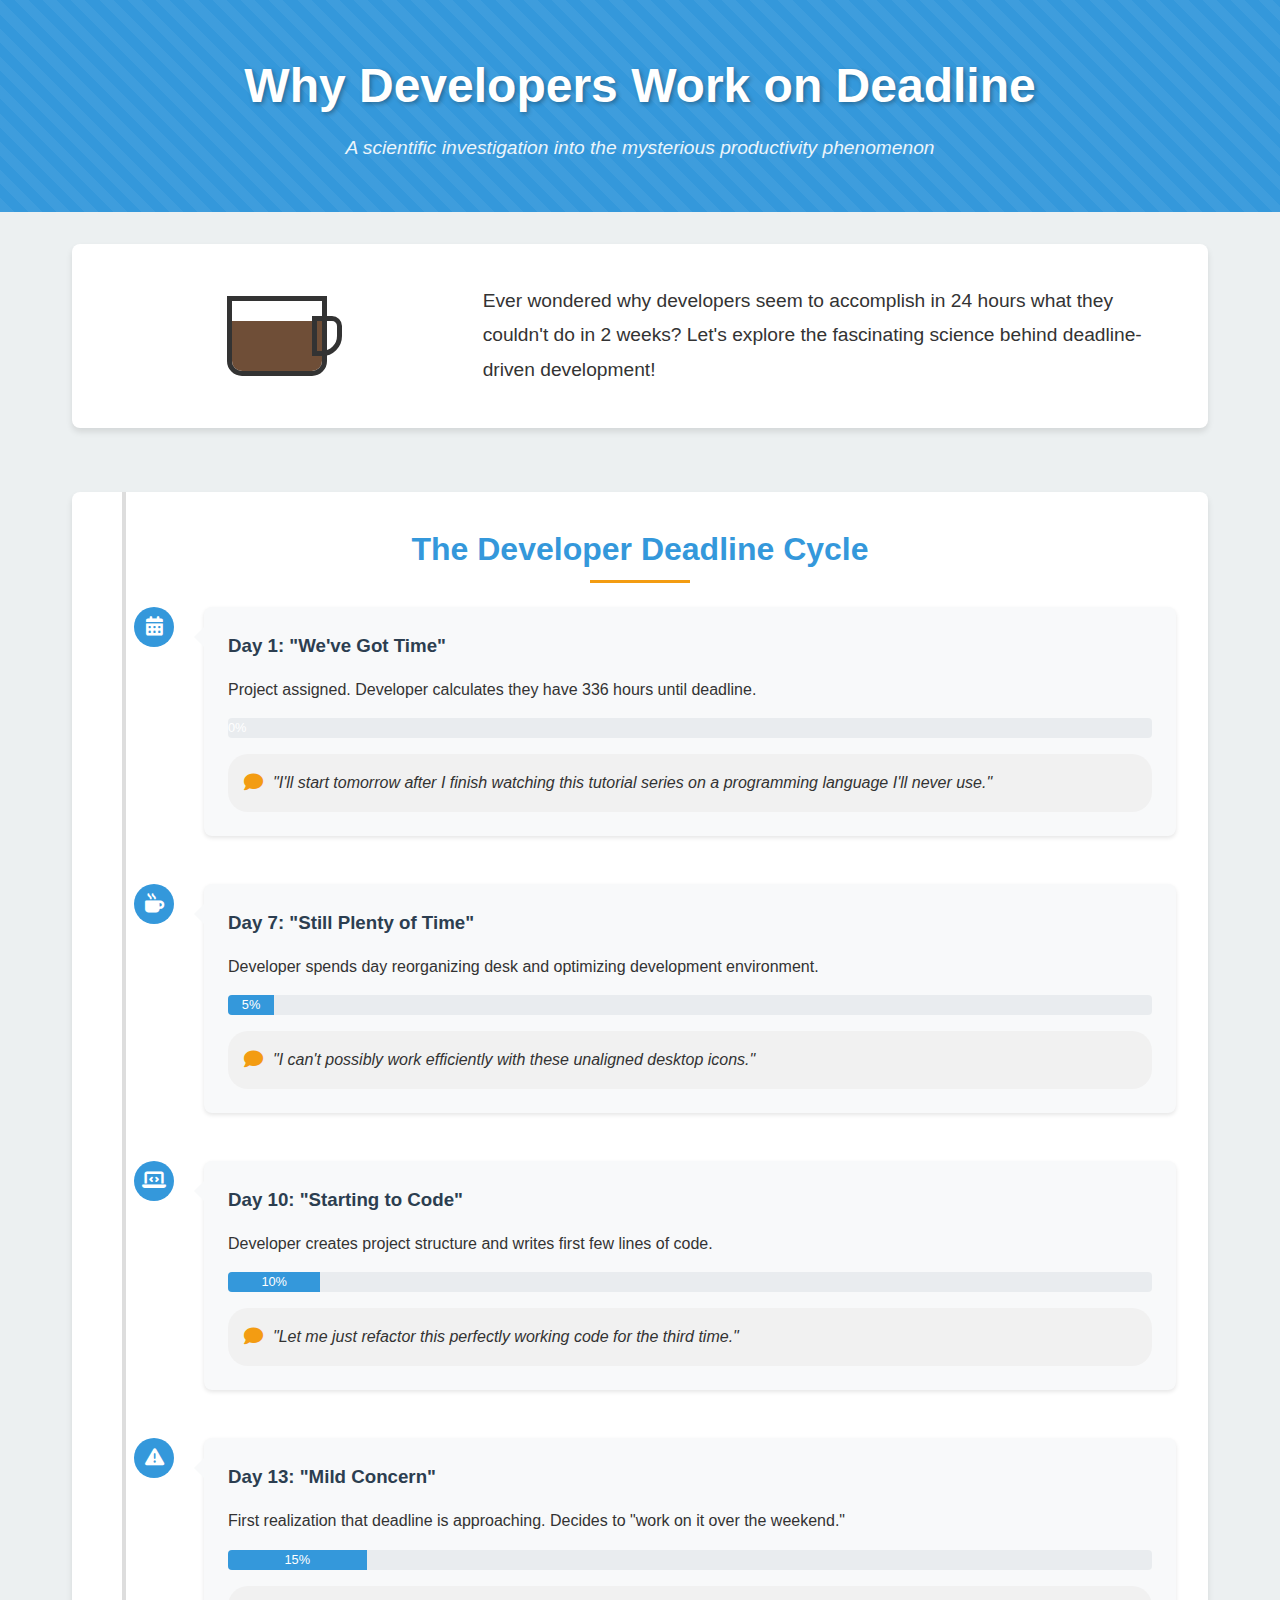
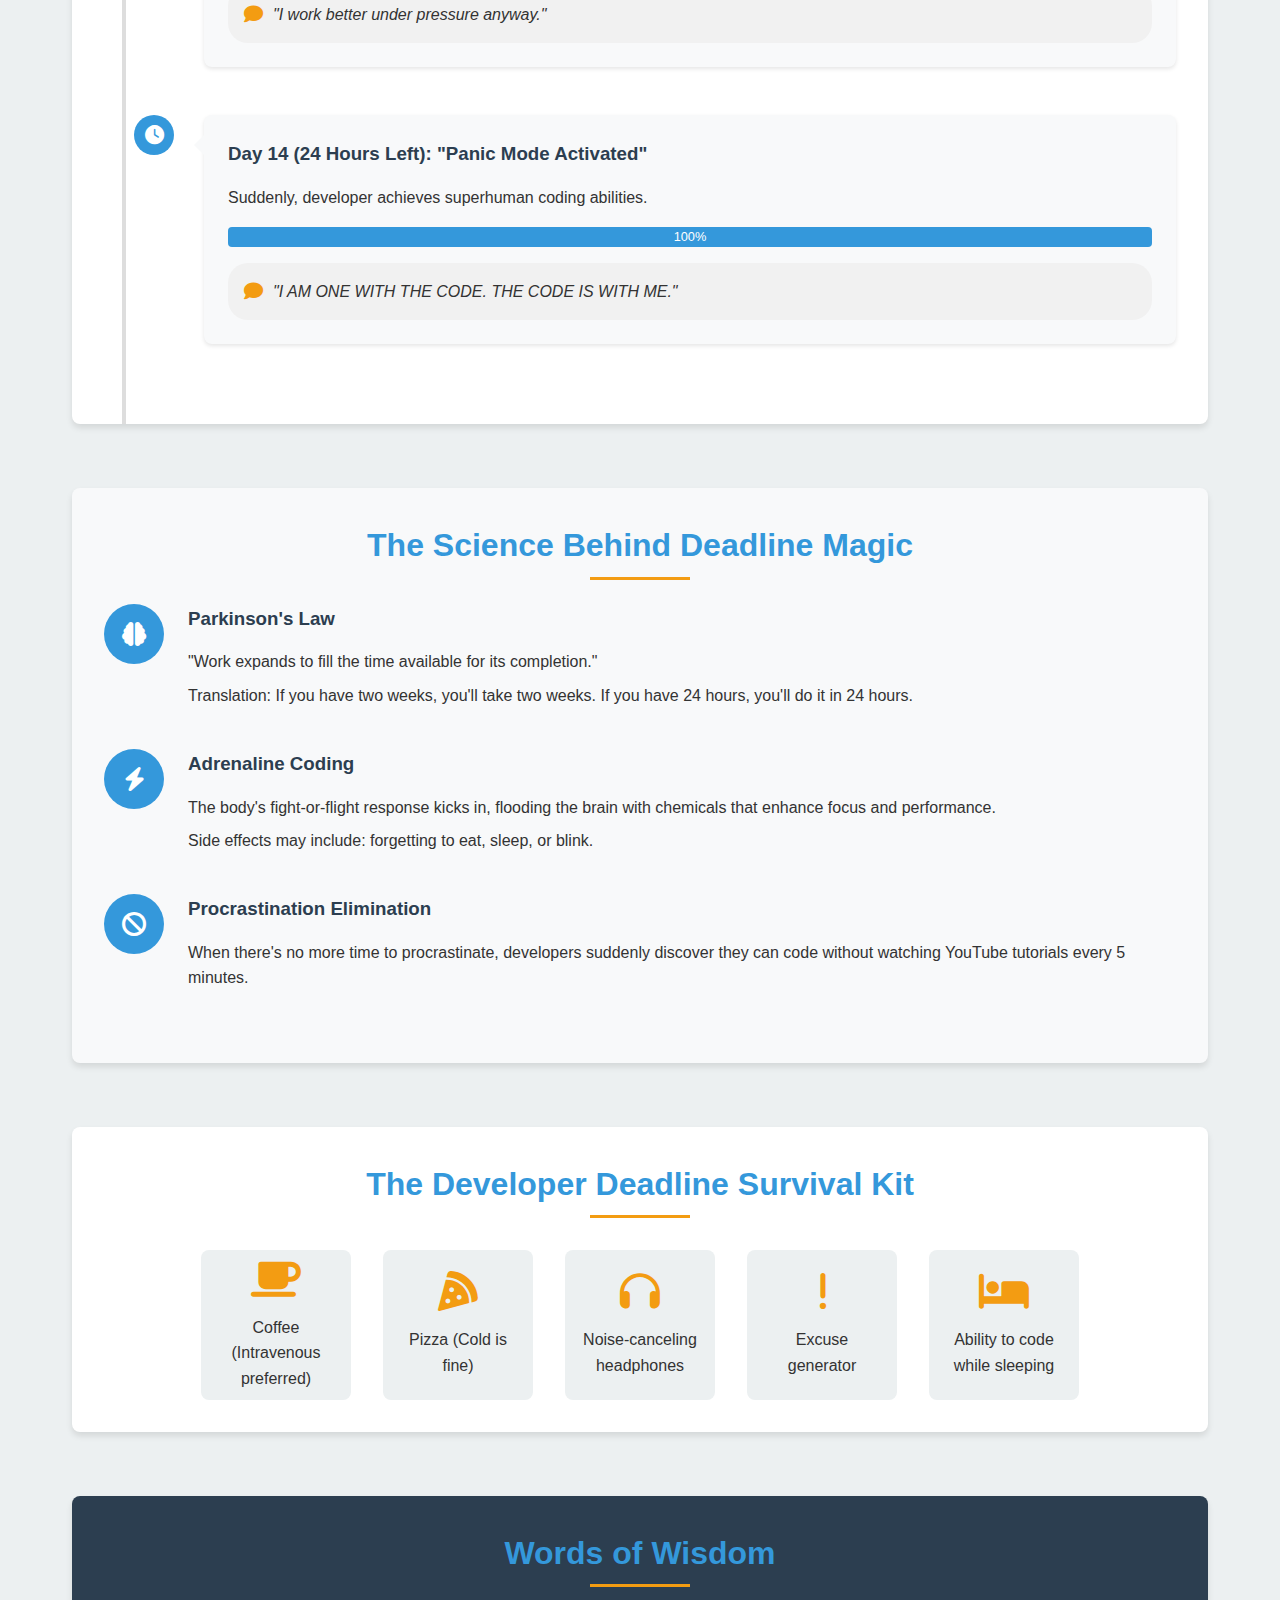
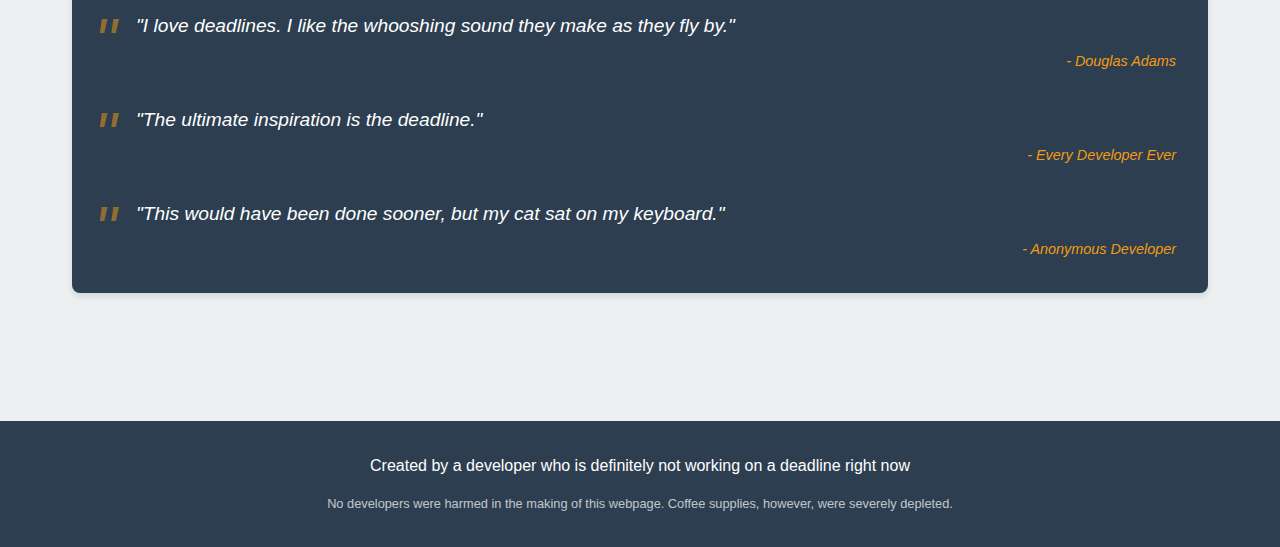
<file: WebPage/index.html>
<!DOCTYPE html>
<html lang="en">
<head>
    <meta charset="UTF-8">
    <meta name="viewport" content="width=device-width, initial-scale=1.0">
    <title>Why Developers Work on Deadline</title>
    <link rel="stylesheet" href="https://cdnjs.cloudflare.com/ajax/libs/font-awesome/6.4.0/css/all.min.css">
    <link rel="stylesheet" href="styles.css">
</head>
<body>
    <header>
        <h1 class="title">Why Developers Work on Deadline</h1>
        <p class="subtitle">A scientific investigation into the mysterious productivity phenomenon</p>
    </header>

    <main>
        <section class="intro">
            <div class="coffee-container">
                <div class="coffee-cup">
                    <div class="coffee"></div>
                    <div class="steam"></div>
                    <div class="steam steam2"></div>
                    <div class="steam steam3"></div>
                </div>
            </div>
            <p class="intro-text">
                Ever wondered why developers seem to accomplish in 24 hours what they couldn't do in 2 weeks? 
                Let's explore the fascinating science behind deadline-driven development!
            </p>
        </section>

        <section class="timeline">
            <h2>The Developer Deadline Cycle</h2>
            
            <div class="timeline-item">
                <div class="timeline-icon">
                    <i class="fas fa-calendar-alt"></i>
                </div>
                <div class="timeline-content">
                    <h3>Day 1: "We've Got Time"</h3>
                    <p>Project assigned. Developer calculates they have 336 hours until deadline.</p>
                    <div class="progress-container">
                        <div class="progress-bar" style="width: 0%;">0%</div>
                    </div>
                    <div class="dev-thought">
                        <i class="fas fa-comment"></i>
                        <p>"I'll start tomorrow after I finish watching this tutorial series on a programming language I'll never use."</p>
                    </div>
                </div>
            </div>

            <div class="timeline-item">
                <div class="timeline-icon">
                    <i class="fas fa-mug-hot"></i>
                </div>
                <div class="timeline-content">
                    <h3>Day 7: "Still Plenty of Time"</h3>
                    <p>Developer spends day reorganizing desk and optimizing development environment.</p>
                    <div class="progress-container">
                        <div class="progress-bar" style="width: 5%;">5%</div>
                    </div>
                    <div class="dev-thought">
                        <i class="fas fa-comment"></i>
                        <p>"I can't possibly work efficiently with these unaligned desktop icons."</p>
                    </div>
                </div>
            </div>

            <div class="timeline-item">
                <div class="timeline-icon">
                    <i class="fas fa-laptop-code"></i>
                </div>
                <div class="timeline-content">
                    <h3>Day 10: "Starting to Code"</h3>
                    <p>Developer creates project structure and writes first few lines of code.</p>
                    <div class="progress-container">
                        <div class="progress-bar" style="width: 10%;">10%</div>
                    </div>
                    <div class="dev-thought">
                        <i class="fas fa-comment"></i>
                        <p>"Let me just refactor this perfectly working code for the third time."</p>
                    </div>
                </div>
            </div>

            <div class="timeline-item">
                <div class="timeline-icon">
                    <i class="fas fa-exclamation-triangle"></i>
                </div>
                <div class="timeline-content">
                    <h3>Day 13: "Mild Concern"</h3>
                    <p>First realization that deadline is approaching. Decides to "work on it over the weekend."</p>
                    <div class="progress-container">
                        <div class="progress-bar" style="width: 15%;">15%</div>
                    </div>
                    <div class="dev-thought">
                        <i class="fas fa-comment"></i>
                        <p>"I work better under pressure anyway."</p>
                    </div>
                </div>
            </div>

            <div class="timeline-item">
                <div class="timeline-icon">
                    <i class="fas fa-clock"></i>
                </div>
                <div class="timeline-content">
                    <h3>Day 14 (24 Hours Left): "Panic Mode Activated"</h3>
                    <p>Suddenly, developer achieves superhuman coding abilities.</p>
                    <div class="progress-container">
                        <div class="progress-bar progress-bar-animated" style="width: 100%;">100%</div>
                    </div>
                    <div class="dev-thought">
                        <i class="fas fa-comment"></i>
                        <p>"I AM ONE WITH THE CODE. THE CODE IS WITH ME."</p>
                    </div>
                </div>
            </div>
        </section>

        <section class="science">
            <h2>The Science Behind Deadline Magic</h2>
            
            <div class="science-item">
                <div class="icon-container">
                    <i class="fas fa-brain"></i>
                </div>
                <div class="science-content">
                    <h3>Parkinson's Law</h3>
                    <p>"Work expands to fill the time available for its completion."</p>
                    <p>Translation: If you have two weeks, you'll take two weeks. If you have 24 hours, you'll do it in 24 hours.</p>
                </div>
            </div>

            <div class="science-item">
                <div class="icon-container">
                    <i class="fas fa-bolt"></i>
                </div>
                <div class="science-content">
                    <h3>Adrenaline Coding</h3>
                    <p>The body's fight-or-flight response kicks in, flooding the brain with chemicals that enhance focus and performance.</p>
                    <p>Side effects may include: forgetting to eat, sleep, or blink.</p>
                </div>
            </div>

            <div class="science-item">
                <div class="icon-container">
                    <i class="fas fa-ban"></i>
                </div>
                <div class="science-content">
                    <h3>Procrastination Elimination</h3>
                    <p>When there's no more time to procrastinate, developers suddenly discover they can code without watching YouTube tutorials every 5 minutes.</p>
                </div>
            </div>
        </section>

        <section class="survival-kit">
            <h2>The Developer Deadline Survival Kit</h2>
            <div class="kit-items">
                <div class="kit-item">
                    <i class="fas fa-coffee"></i>
                    <p>Coffee (Intravenous preferred)</p>
                </div>
                <div class="kit-item">
                    <i class="fas fa-pizza-slice"></i>
                    <p>Pizza (Cold is fine)</p>
                </div>
                <div class="kit-item">
                    <i class="fas fa-headphones"></i>
                    <p>Noise-canceling headphones</p>
                </div>
                <div class="kit-item">
                    <i class="fas fa-exclamation"></i>
                    <p>Excuse generator</p>
                </div>
                <div class="kit-item">
                    <i class="fas fa-bed"></i>
                    <p>Ability to code while sleeping</p>
                </div>
            </div>
        </section>

        <section class="quotes">
            <h2>Words of Wisdom</h2>
            <div class="quote-container">
                <blockquote>
                    "I love deadlines. I like the whooshing sound they make as they fly by."
                    <cite>- Douglas Adams</cite>
                </blockquote>
                <blockquote>
                    "The ultimate inspiration is the deadline."
                    <cite>- Every Developer Ever</cite>
                </blockquote>
                <blockquote>
                    "This would have been done sooner, but my cat sat on my keyboard."
                    <cite>- Anonymous Developer</cite>
                </blockquote>
            </div>
        </section>
    </main>

    <footer>
        <p>Created by a developer who is definitely not working on a deadline right now</p>
        <p class="small-text">No developers were harmed in the making of this webpage. Coffee supplies, however, were severely depleted.</p>
    </footer>

    <script>
        // Add some interactivity
        document.addEventListener('DOMContentLoaded', function() {
            // Animate progress bars on scroll
            const observer = new IntersectionObserver((entries) => {
                entries.forEach(entry => {
                    if (entry.isIntersecting) {
                        const progressBar = entry.target.querySelector('.progress-bar:not(.progress-bar-animated)');
                        if (progressBar) {
                            progressBar.classList.add('progress-bar-animated');
                        }
                    }
                });
            }, { threshold: 0.5 });

            document.querySelectorAll('.timeline-content').forEach(item => {
                observer.observe(item);
            });
        });
    </script>
</body>
</html>
</file>
<file: WebPage/styles.css>
/* Base Styles */
:root {
    --primary-color: #3498db;
    --secondary-color: #e74c3c;
    --accent-color: #f39c12;
    --dark-color: #2c3e50;
    --light-color: #ecf0f1;
    --success-color: #2ecc71;
    --text-color: #333;
    --timeline-color: #ddd;
}

* {
    margin: 0;
    padding: 0;
    box-sizing: border-box;
}

body {
    font-family: 'Segoe UI', Tahoma, Geneva, Verdana, sans-serif;
    line-height: 1.6;
    color: var(--text-color);
    background-color: var(--light-color);
    overflow-x: hidden;
    animation: fadeIn 1s ease-in;
}

@keyframes fadeIn {
    from { opacity: 0; }
    to { opacity: 1; }
}

/* Header Styles */
header {
    background-color: var(--primary-color);
    color: white;
    text-align: center;
    padding: 3rem 1rem;
    position: relative;
    overflow: hidden;
}

header::before {
    content: '';
    position: absolute;
    top: 0;
    left: 0;
    width: 100%;
    height: 100%;
    background: repeating-linear-gradient(
        45deg,
        rgba(255, 255, 255, 0.05),
        rgba(255, 255, 255, 0.05) 10px,
        rgba(255, 255, 255, 0) 10px,
        rgba(255, 255, 255, 0) 20px
    );
}

.title {
    font-size: 3rem;
    margin-bottom: 0.5rem;
    position: relative;
    z-index: 1;
    text-shadow: 2px 2px 4px rgba(0, 0, 0, 0.3);
    animation: slideInDown 1s ease-out;
}

.subtitle {
    font-size: 1.2rem;
    font-style: italic;
    opacity: 0.9;
    position: relative;
    z-index: 1;
    animation: slideInUp 1s ease-out;
}

@keyframes slideInDown {
    from {
        transform: translateY(-50px);
        opacity: 0;
    }
    to {
        transform: translateY(0);
        opacity: 1;
    }
}

@keyframes slideInUp {
    from {
        transform: translateY(50px);
        opacity: 0;
    }
    to {
        transform: translateY(0);
        opacity: 1;
    }
}

/* Main Content */
main {
    max-width: 1200px;
    margin: 0 auto;
    padding: 2rem;
}

section {
    margin-bottom: 4rem;
    padding: 2rem;
    background-color: white;
    border-radius: 8px;
    box-shadow: 0 4px 6px rgba(0, 0, 0, 0.1);
    transition: transform 0.3s ease, box-shadow 0.3s ease;
}

section:hover {
    transform: translateY(-5px);
    box-shadow: 0 10px 20px rgba(0, 0, 0, 0.15);
}

h2 {
    color: var(--primary-color);
    margin-bottom: 1.5rem;
    text-align: center;
    font-size: 2rem;
    position: relative;
    padding-bottom: 0.5rem;
}

h2::after {
    content: '';
    position: absolute;
    bottom: 0;
    left: 50%;
    transform: translateX(-50%);
    width: 100px;
    height: 3px;
    background-color: var(--accent-color);
}

h3 {
    color: var(--dark-color);
    margin-bottom: 1rem;
}

/* Intro Section */
.intro {
    display: flex;
    align-items: center;
    flex-wrap: wrap;
    gap: 2rem;
}

.coffee-container {
    flex: 1;
    min-width: 200px;
    display: flex;
    justify-content: center;
    align-items: center;
}

.coffee-cup {
    width: 100px;
    height: 80px;
    background-color: #fff;
    border: 5px solid #333;
    border-radius: 0 0 15px 15px;
    position: relative;
    margin: 20px auto;
}

.coffee-cup::after {
    content: '';
    position: absolute;
    right: -20px;
    top: 15px;
    width: 20px;
    height: 30px;
    border: 5px solid #333;
    border-radius: 0 10px 20px 0;
}

.coffee {
    width: 100%;
    height: 50px;
    background-color: #6f4e37;
    position: absolute;
    bottom: 0;
    border-radius: 0 0 10px 10px;
}

.steam {
    position: absolute;
    width: 8px;
    height: 30px;
    background-color: rgba(255, 255, 255, 0.7);
    border-radius: 10px;
    top: -35px;
    left: 15px;
    animation: steam 2s infinite;
}

.steam2 {
    left: 35px;
    animation-delay: 0.3s;
}

.steam3 {
    left: 55px;
    animation-delay: 0.6s;
}

@keyframes steam {
    0% {
        transform: translateY(0) scaleX(1);
        opacity: 0.5;
    }
    50% {
        transform: translateY(-15px) scaleX(1.5);
        opacity: 0.2;
    }
    100% {
        transform: translateY(-30px) scaleX(1);
        opacity: 0;
    }
}

.intro-text {
    flex: 2;
    min-width: 300px;
    font-size: 1.2rem;
    line-height: 1.8;
}

/* Timeline Section */
.timeline {
    position: relative;
    padding: 2rem;
}

.timeline::before {
    content: '';
    position: absolute;
    top: 0;
    left: 50px;
    height: 100%;
    width: 4px;
    background: var(--timeline-color);
}

.timeline-item {
    position: relative;
    margin-bottom: 3rem;
    padding-left: 100px;
}

.timeline-icon {
    position: absolute;
    left: 30px;
    width: 40px;
    height: 40px;
    border-radius: 50%;
    background-color: var(--primary-color);
    display: flex;
    align-items: center;
    justify-content: center;
    color: white;
    font-size: 1.2rem;
    z-index: 1;
}

.timeline-content {
    background-color: #f8f9fa;
    padding: 1.5rem;
    border-radius: 8px;
    box-shadow: 0 2px 4px rgba(0, 0, 0, 0.1);
    position: relative;
}

.timeline-content::before {
    content: '';
    position: absolute;
    left: -10px;
    top: 20px;
    width: 0;
    height: 0;
    border-top: 10px solid transparent;
    border-bottom: 10px solid transparent;
    border-right: 10px solid #f8f9fa;
}

.progress-container {
    margin: 1rem 0;
    background-color: #e9ecef;
    border-radius: 4px;
    height: 20px;
    overflow: hidden;
}

.progress-bar {
    height: 100%;
    background-color: var(--primary-color);
    color: white;
    text-align: center;
    line-height: 20px;
    font-size: 0.8rem;
    transition: width 1.5s ease;
}

.progress-bar-animated {
    animation: progressAnimation 2s ease-in-out;
}

@keyframes progressAnimation {
    0% { width: 0%; }
    100% { width: 100%; }
}

.dev-thought {
    background-color: #f1f1f1;
    border-radius: 20px;
    padding: 1rem;
    margin-top: 1rem;
    position: relative;
    display: flex;
    align-items: flex-start;
    gap: 10px;
}

.dev-thought i {
    color: var(--accent-color);
    font-size: 1.2rem;
    margin-top: 3px;
}

.dev-thought p {
    font-style: italic;
    margin: 0;
}

/* Science Section */
.science {
    background-color: #f8f9fa;
}

.science-item {
    display: flex;
    align-items: flex-start;
    margin-bottom: 2rem;
    gap: 1.5rem;
}

.icon-container {
    width: 60px;
    height: 60px;
    background-color: var(--primary-color);
    border-radius: 50%;
    display: flex;
    align-items: center;
    justify-content: center;
    color: white;
    font-size: 1.5rem;
    flex-shrink: 0;
}

.science-content {
    flex: 1;
}

.science-content p {
    margin-bottom: 0.5rem;
}

/* Survival Kit Section */
.survival-kit {
    text-align: center;
}

.kit-items {
    display: flex;
    flex-wrap: wrap;
    justify-content: center;
    gap: 2rem;
    margin-top: 2rem;
}

.kit-item {
    width: 150px;
    height: 150px;
    background-color: var(--light-color);
    border-radius: 8px;
    display: flex;
    flex-direction: column;
    align-items: center;
    justify-content: center;
    padding: 1rem;
    transition: transform 0.3s ease, background-color 0.3s ease;
}

.kit-item:hover {
    transform: scale(1.05);
    background-color: var(--primary-color);
    color: white;
}

.kit-item i {
    font-size: 2.5rem;
    margin-bottom: 1rem;
    color: var(--accent-color);
    transition: color 0.3s ease;
}

.kit-item:hover i {
    color: white;
}

/* Quotes Section */
.quotes {
    background-color: var(--dark-color);
    color: white;
}

.quote-container {
    display: flex;
    flex-direction: column;
    gap: 2rem;
}

blockquote {
    font-size: 1.2rem;
    font-style: italic;
    position: relative;
    padding-left: 2rem;
}

blockquote::before {
    content: '"';
    font-size: 4rem;
    position: absolute;
    left: -10px;
    top: -20px;
    color: var(--accent-color);
    opacity: 0.5;
}

cite {
    display: block;
    margin-top: 0.5rem;
    font-size: 0.9rem;
    text-align: right;
    color: var(--accent-color);
}

/* Footer */
footer {
    background-color: var(--dark-color);
    color: white;
    text-align: center;
    padding: 2rem;
    margin-top: 2rem;
}

.small-text {
    font-size: 0.8rem;
    margin-top: 1rem;
    opacity: 0.7;
}

/* Responsive Design */
@media (max-width: 768px) {
    .title {
        font-size: 2rem;
    }
    
    .timeline::before {
        left: 30px;
    }
    
    .timeline-item {
        padding-left: 70px;
    }
    
    .timeline-icon {
        left: 10px;
    }
    
    .science-item {
        flex-direction: column;
        align-items: center;
        text-align: center;
    }
    
    .kit-item {
        width: 120px;
        height: 120px;
    }
}
</file>
